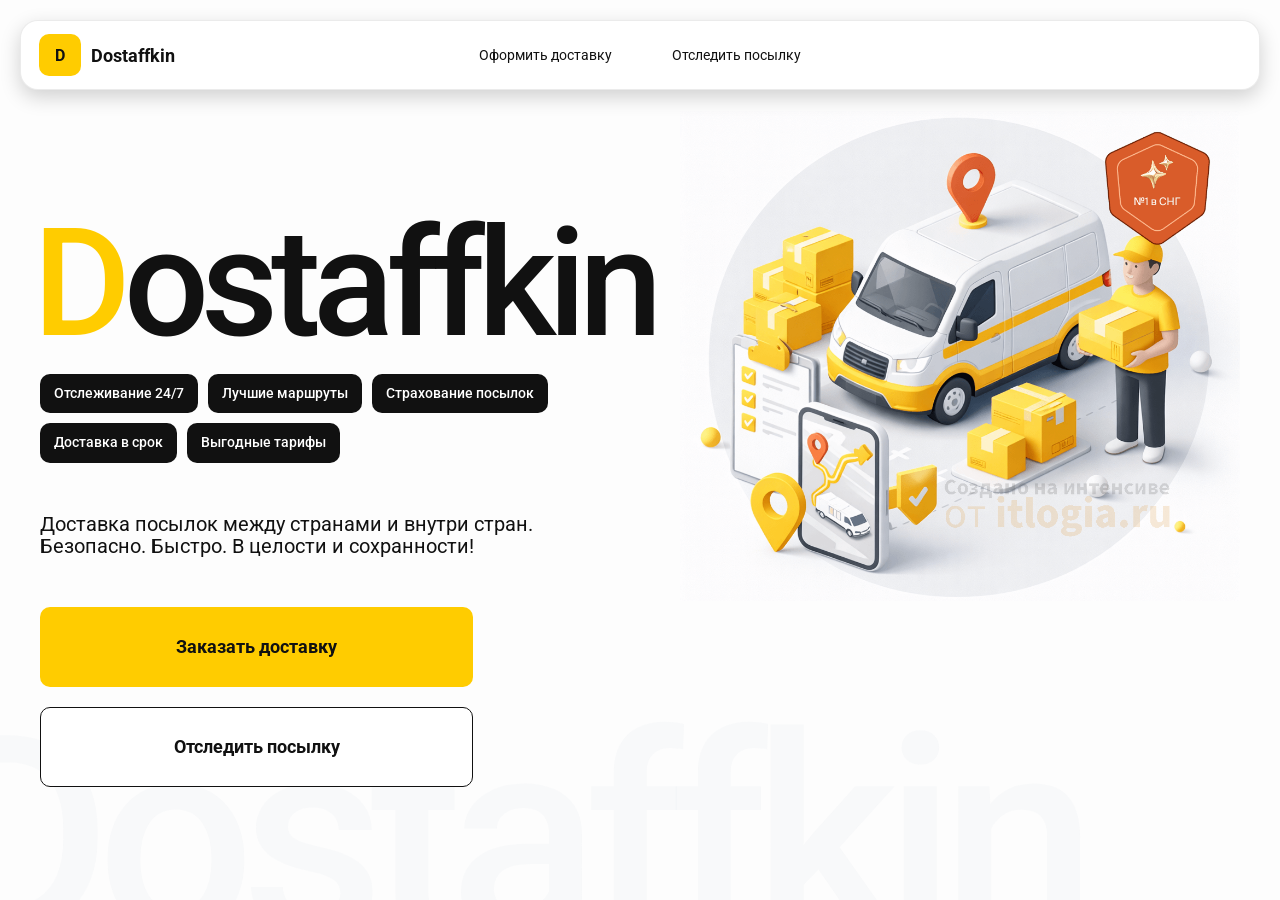
<file: index.html>
<!doctype html>
<html lang="ru">

<head>
    <meta charset="utf-8" />
    <meta name="viewport" content="width=device-width,initial-scale=1,maximum-scale=1,user-scalable=0" />
    <title>Dostaffkin — Доставка посылок между странами и внутри стран. Безопасно. Быстро. В целости и сохранности!
    </title>

    <link rel="stylesheet" href="styles/base.css" />
    <link rel="stylesheet" href="styles/base_adaptive.css" />
    <link rel="stylesheet" href="styles/index.css" />
    <link rel="stylesheet" href="styles/index_adaptive.css" />
</head>

<body>

    <div class="container">

        <header class="header">

            <a class="header-brand" href="#">
                <div class="header-logo">D</div>
                <div class="header-title">Dostaffkin</div>
            </a>
            <nav class="header-menu">
                <a class="header-link" href="./order.html">Оформить <span>доставку</span></a>
                <a class="header-link" href="./track.html">Отследить <span>посылку</span></a>
            </nav>
        </header>
        <main class="main">
            <section class="main-info">
                <div class="main-title">
                    <span>D</span>ostaffkin
                </div>
                <div class="main-features">
                    <div class="main-feature">Отслеживание 24/7</div>
                    <div class="main-feature">Лучшие маршруты</div>
                    <div class="main-feature">Страхование посылок</div>
                    <div class="main-feature">Доставка в срок</div>
                    <div class="main-feature">Выгодные тарифы</div>
                </div>
                <div class="main-description">
                    Доставка посылок между странами и внутри стран.
                    Безопасно. Быстро. В целости и сохранности!
                </div>
                <div class="main-actions">
                    <a class="button" type="button" href="./order.html">Заказать доставку</a>
                    <a class="button button-white" type="button" href="./track.html">Отследить посылку</a>
                </div>
            </section>
            <div class="main-title-ghost">Dostaffkin</div>
            <section class="main-image">
                <img src="images/main-image .png" alt="Main image" />
            </section>
        </main>
    </div>

</body>

</html>
</file>
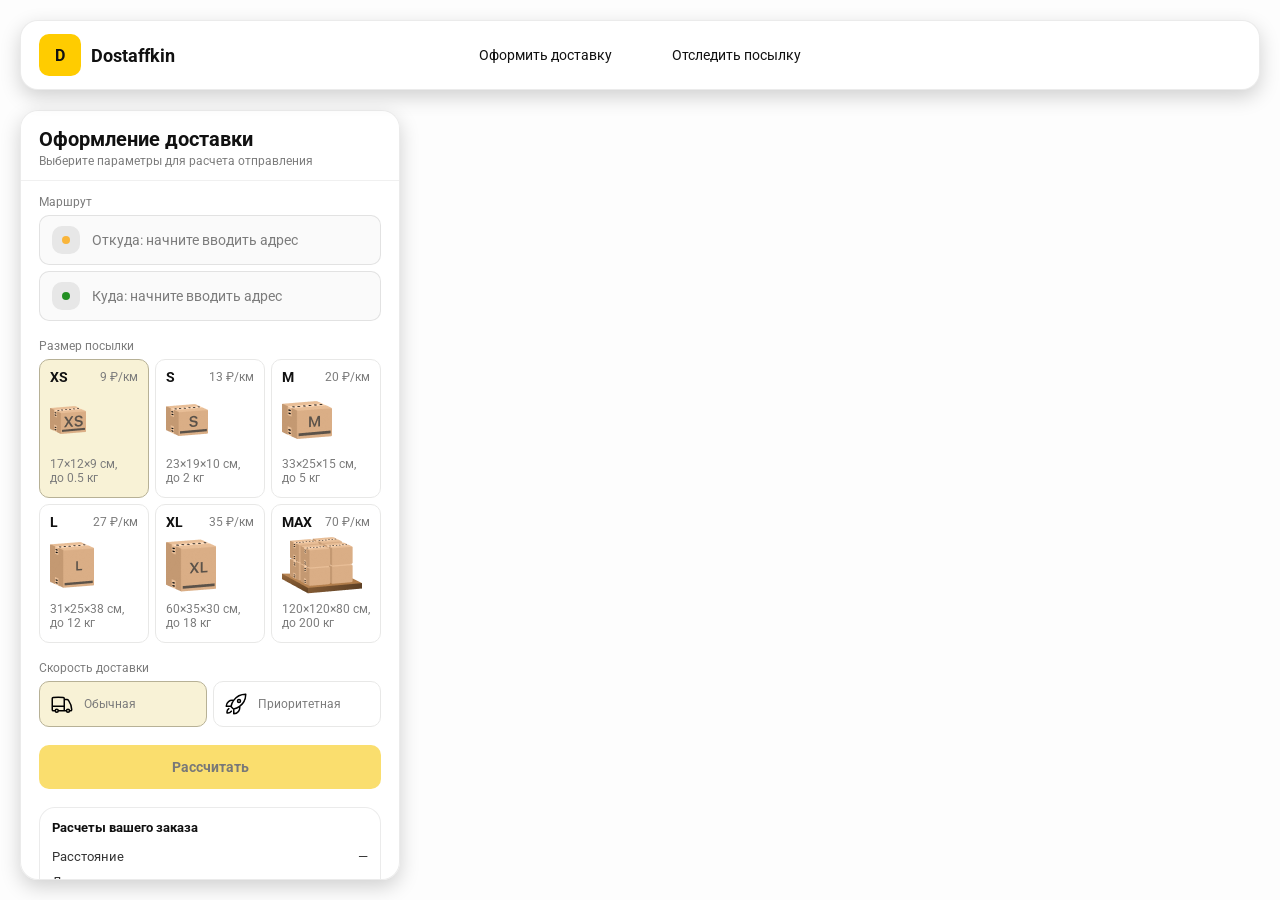
<file: order.html>
<!doctype html>
<html lang="ru">

<head>
    <meta charset="utf-8" />
    <meta name="viewport" content="width=device-width,initial-scale=1,maximum-scale=1,user-scalable=0" />
    <title>Оформление доставки</title>

    <link rel="stylesheet" href="styles/base.css" />
    <link rel="stylesheet" href="styles/base_adaptive.css" />

    <link rel="stylesheet" href="styles/order.css" />
    <link rel="stylesheet" href="styles/order_adaptive.css" />
    <script src="https://testologia.ru/ymc_min.js" data-apikey="537986fd-b6d1-47e5-89db-458e39512584" data-suggest-apikey="511bc518-a843-466e-a773-b27ed5e1f43f"></script>
</head>

<body>
    <div id="map"></div>
        <header class="header">

            <a class="header-brand" href="./index.html">
                <div class="header-logo">D</div>
                <div class="header-title">Dostaffkin</div>
            </a>
            <nav class="header-menu">
                <a class="header-link" href="#">Оформить <span>доставку</span></a>
                <a class="header-link" href="./track.html">Отследить <span>посылку</span></a>
            </nav>
        </header>
        <aside class="main" id="sidebar">
            <div class="main-header">
                <div class="main-title">Оформление доставки</div>
                <div class="main-text">Выберите параметры для расчета отправления</div>
            </div>
            <div class="main-content">
                <div class="main-route">
                    <div class="main-block-title">Маршрут</div>
                    <div class="main-fields">
                        <div class="main-field" id="fromField">
                            <div class="main-pin"></div>
                            <input id="from" placeholder="Откуда: начните вводить адрес" autocomplete="off" />
                            <div class="main-ac" id="fromAc" role="listbox" aria-label="Подсказки адресов"></div>
                        </div>

                        <div class="main-field" id="toField">
                            <div class="main-pin"></div>
                            <input id="to" placeholder="Куда: начните вводить адрес" autocomplete="off" />
                            <div class="main-ac" id="toAc" role="listbox" aria-label="Подсказки адресов"></div>
                        </div>
                    </div>
                </div>
                <div class="main-package">
                    <div class="main-block-title">Размер посылки</div>

                    <div class="main-sizes">
                        <div class="main-size-card is-active" data-value="xs">
                            <div class="main-size-top">
                                <div class="main-size-label">XS</div>
                                <div class="main-size-rate">9 ₽/км</div>
                            </div>
                            <div class="main-size-media">
                                <img src="images/sizes/xs.png" alt="Короб XS" />
                            </div>
                            <div class="main-size-description">17×12×9 см,<br>до 0.5 кг</div>
                        </div>

                        <div class="main-size-card" data-value="s">
                            <div class="main-size-top">
                                <div class="main-size-label">S</div>
                                <div class="main-size-rate">13 ₽/км</div>
                            </div>
                            <div class="main-size-media">
                                <img src="images/sizes/s.png" alt="Короб S" />
                            </div>
                            <div class="main-size-description">23×19×10 см,<br>до 2 кг</div>
                        </div>

                        <div class="main-size-card" data-value="m">
                            <div class="main-size-top">
                                <div class="main-size-label">M</div>
                                <div class="main-size-rate">20 ₽/км</div>
                            </div>
                            <div class="main-size-media">
                                <img src="images/sizes/m.png" alt="Короб M" />
                            </div>
                            <div class="main-size-description">33×25×15 см,<br>до 5 кг</div>
                        </div>

                        <div class="main-size-card" data-value="l">
                            <div class="main-size-top">
                                <div class="main-size-label">L</div>
                                <div class="main-size-rate">27 ₽/км</div>
                            </div>
                            <div class="main-size-media">
                                <img src="images/sizes/l.png" alt="Короб L" />
                            </div>
                            <div class="main-size-description">31×25×38 см,<br>до 12 кг</div>
                        </div>

                        <div class="main-size-card" data-value="xl">
                            <div class="main-size-top">
                                <div class="main-size-label">XL</div>
                                <div class="main-size-rate">35 ₽/км</div>
                            </div>
                            <div class="main-size-media">
                                <img src="images/sizes/xl.png" alt="Короб XL" />
                            </div>
                            <div class="main-size-description">60×35×30 см,<br>до 18 кг</div>
                        </div>

                        <div class="main-size-card" data-value="max">
                            <div class="main-size-top">
                                <div class="main-size-label">MAX</div>
                                <div class="main-size-rate">70 ₽/км</div>
                            </div>
                            <div class="main-size-media main-size-media-palleta">
                                <img src="images/sizes/max.png" alt="Паллета" />
                            </div>
                            <div class="main-size-description">120×120×80 см,<br>до 200 кг</div>
                        </div>
                    </div>
                </div>
                <div class="main-speed">
                    <div class="main-block-title">Скорость доставки</div>

                    <div class="main-speeds">
                        <div class="main-speed-card is-active" data-value="regular">
                            <img class="main-speed-media" src="images/icons/regular.svg" alt="Regular" />
                            <div class="main-speed-description">Обычная</div>
                        </div>
                        <div class="main-speed-card" data-value="fast">
                            <img class="main-speed-media" src="images/icons/fast.svg" alt="Fast" />
                            <div class="main-speed-description">Приоритетная</div>
                        </div>

                    </div>
                </div>
                <div class="main-calculate-block">
                    <button id="calc" class="button calculate-button" type="button" disabled>Рассчитать</button>
                </div>
                <div class="main-result" id="result">
                    <div class="main-result-title">Расчеты вашего заказа</div>
                    <div class="main-result-lines">
                        <div class="main-result-line"><span>Расстояние</span><span id="distanceValue">—</span></div>
                        <div class="main-result-line"><span>Доставим через</span><span id="durationValue">—</span></div>
                        <div class="main-result-line"><span>Тариф</span><span id="rateValue">—</span></div>
                    </div>
                    <div class="main-price">
                        <div class="main-price-label">Итого</div>
                        <div class="main-price-value" id="totalValue">—</div>
                    </div>
                </div>
                <div class="main-order-box">
                    <div class="main-order-form" id="orderForm">
                        <div class="main-order-title">Оформление доставки</div>
                        <div class="main-block-info-row">
                            <div class="main-block-title">Контакты</div>
                            <div class="order-fields">
                                <div class="main-field">
                                    <input id="customerName" placeholder="Ваше имя" autocomplete="off" />
                                </div>
                                <div class="main-field">
                                    <input id="customerPhone" placeholder="Ваш телефон" autocomplete="off"
                                        inputmode="tel" />
                                </div>
                            </div>
                        </div>
                        <div class="main-block-info-row extra-info">
                            <div class="main-block-title">Дополнительная информация</div>
                            <div class="main-field textarea">
                                <textarea id="comment" placeholder="Детали доставки и комментарии"></textarea>
                            </div>
                        </div>
                        <button id="submit" class="button main-submit-request" type="button" disabled>Отправить
                            заявку
                        </button>
                    </div>

                    <div class="main-order-success" id="orderSuccess">
                        <div class="main-success-icon">✓</div>
                        <div class="main-success-title">Заявка отправлена!</div>
                        <div class="main-success-title">Номер отправления – <span id="orderId"></span></div>
                        <div class="main-success-subtitle">Мы скоро свяжемся с вами</div>
                    </div>
                </div>
            </div>

        </aside>
         <script src="scripts/order.js"></script>
</body>

</html>
</file>
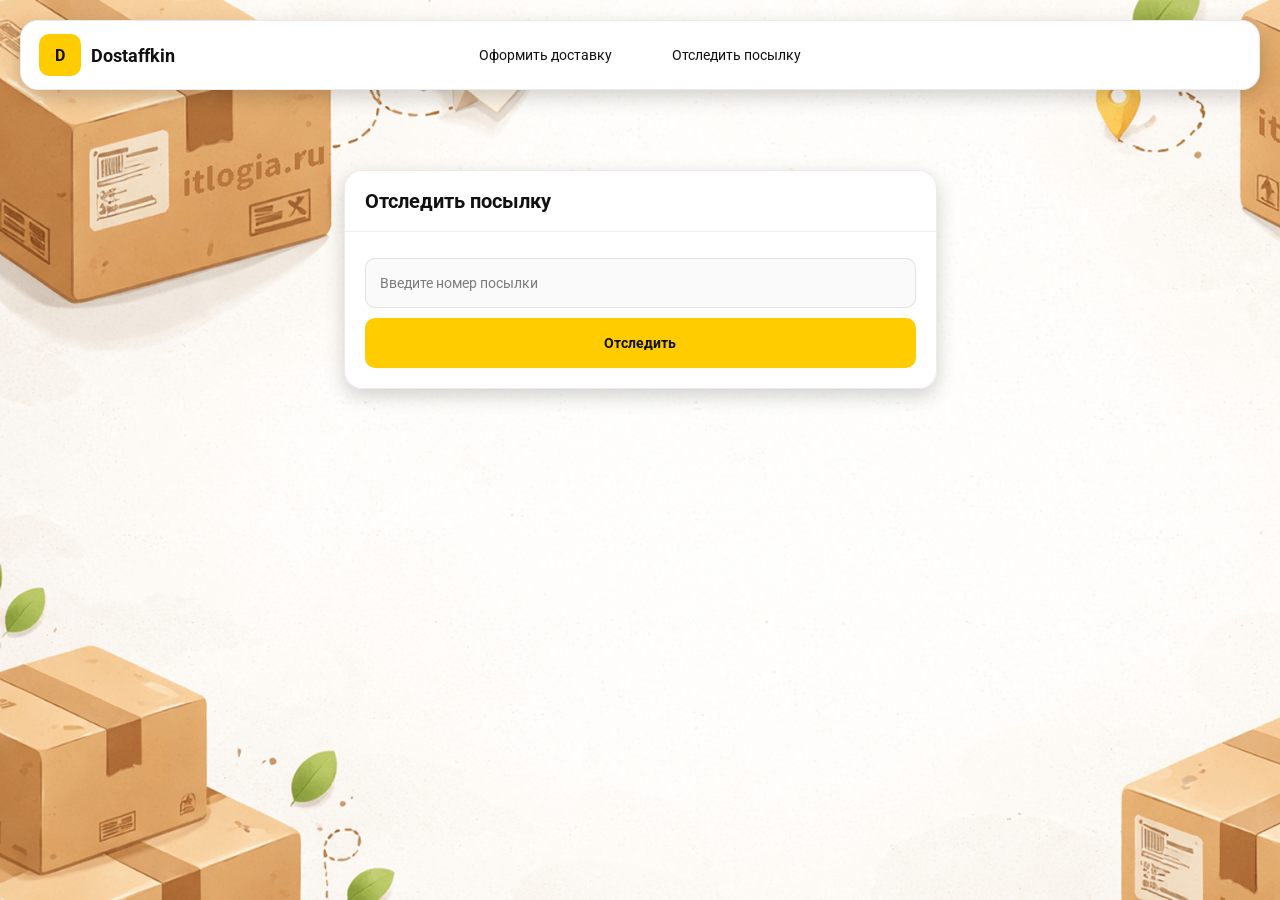
<file: track.html>
<!doctype html>
<html lang="ru">

<head>
    <meta charset="utf-8" />
    <meta name="viewport" content="width=device-width,initial-scale=1,maximum-scale=1,user-scalable=0" />
    <title>Отследить посылку</title>
    <link rel="stylesheet" href="styles/base.css" />
    <link rel="stylesheet" href="styles/base_adaptive.css" />

    <link rel="stylesheet" href="styles/track.css" />
    <link rel="stylesheet" href="styles/track_adaptive.css" />
</head>

<body>
    <div class="container">
        <header class="header">

            <a class="header-brand" href="./index.html">
                <div class="header-logo">D</div>
                <div class="header-title">Dostaffkin</div>
            </a>
            <nav class="header-menu">
                <a class="header-link" href="./order.html">Оформить <span>доставку</span></a>
                <a class="header-link" href="#">Отследить <span>посылку</span></a>
            </nav>
        </header>
        <main class="track-content">
            <section class="track-card track-search">
                <div class="track-title">Отследить посылку</div>
                <div class="track-action">
                    <div class="main-field track-field">
                        <input id="trackNumber" placeholder="Введите номер посылки" autocomplete="off" />
                    </div>
                    <button id="trackButton" class="button track-button" type="button">Отследить</button>
                </div>
            </section>
            <section class="track-card track-result" id="trackResult">
                <div class="track-result-header">
                    <div class="track-id" id="trackIdValue"></div>
                    <div class="track-routes">
                        <div class="track-route">
                            <div class="track-route-pin">
                                <svg xmlns="http://www.w3.org/2000/svg" fill="none" viewBox="0 0 24 24"
                                    stroke-width="1.5" stroke="orange" class="size-6">
                                    <path stroke-linecap="round" stroke-linejoin="round"
                                        d="M15 10.5a3 3 0 1 1-6 0 3 3 0 0 1 6 0Z" />
                                    <path stroke-linecap="round" stroke-linejoin="round"
                                        d="M19.5 10.5c0 7.142-7.5 11.25-7.5 11.25S4.5 17.642 4.5 10.5a7.5 7.5 0 1 1 15 0Z" />
                                </svg>
                            </div>
                            <div class="track-route-address" id="trackFromValue">
                                Откуда: Москва, улица Арбат, 1
                            </div>
                        </div>
                        <div class="track-route track-route-arrow">
                            <svg xmlns="http://www.w3.org/2000/svg" fill="none" viewBox="0 0 24 24" stroke-width="1.5"
                                stroke="currentColor" class="size-6">
                                <path stroke-linecap="round" stroke-linejoin="round"
                                    d="M19.5 13.5 12 21m0 0-7.5-7.5M12 21V3" />
                            </svg>
                        </div>
                        <div class="track-route">
                            <div class="track-route-pin">
                                <svg xmlns="http://www.w3.org/2000/svg" fill="none" viewBox="0 0 24 24"
                                    stroke-width="1.5" stroke="green" class="size-6">
                                    <path stroke-linecap="round" stroke-linejoin="round"
                                        d="M15 10.5a3 3 0 1 1-6 0 3 3 0 0 1 6 0Z" />
                                    <path stroke-linecap="round" stroke-linejoin="round"
                                        d="M19.5 10.5c0 7.142-7.5 11.25-7.5 11.25S4.5 17.642 4.5 10.5a7.5 7.5 0 1 1 15 0Z" />
                                </svg>
                            </div>
                            <div class="track-route-address" id="trackToValue">
                                Куда: Минск, проспект Независимости, 58
                            </div>
                        </div>
                    </div>
                </div>
                <div class="track-info">
                    <div class="track-status-title">Статус данной посылки:</div>
                    <div class="track-status-list" id="trackStatusList">

                        <div class="track-status created">
                            <img src="images/icons/created.svg" class="track-status-icon" alt="Created">
                            <div class="track-status-text">
                                <div class="track-status-text-state">Создан</div>
                                <div class="track-status-text-date">10.01.2026</div>
                            </div>
                        </div>

                        <div class="track-status in-way">
                            <img src="images/icons/in-way.svg" class="track-status-icon" alt="In way">
                            <div class="track-status-text">
                                <div class="track-status-text-state">В пути: Москва</div>
                                <div class="track-status-text-date">18.01.2026</div>
                            </div>
                        </div>

                        <div class="track-status ready">
                            <img src="images/icons/ready.svg" class="track-status-icon" alt="Ready">
                            <div class="track-status-text">
                                <div class="track-status-text-state">Готов к выдаче</div>
                                <div class="track-status-text-date">25.01.2026</div>
                            </div>
                        </div>

                        <div class="track-status done">
                            <img src="images/icons/done.svg" class="track-status-icon" alt="Done">
                            <div class="track-status-text">
                                <div class="track-status-text-state">Вручен</div>
                                <div class="track-status-text-date">27.01.2026</div>
                            </div>
                        </div>

                    </div>
                </div>
            </section>
        </main>
    </div>
    <script src="scripts/track.js"></script>
</body>

</html>
</file>
<file: styles/base.css>
*, *::before, *::after {
    box-sizing: border-box;
}

@font-face {
    font-family: "Roboto";
    src: url("../fonts/Roboto-Regular.ttf");
    font-weight: normal;
}

@font-face {
    font-family: "Roboto";
    src: url("../fonts/Roboto-Bold.ttf");
    font-weight: bold;
}

@font-face {
    font-family: "Roboto";
    src: url("../fonts/Roboto-Medium.ttf");
    font-weight: 500;
}

html, body {
    margin: 0;
    color: #111111;
    font-family: "Roboto", sans-serif;
}

body {
    background: #FDFDFD;
}

.header {
    border-radius: 18px;
    box-shadow: 0 7px 20px 0 #0000002E;
    backdrop-filter: blur(10px);
    background: #ffffff;
    left: 20px;
    border: 1px solid rgba(0, 0, 0, 0.08);
    position: fixed;
    right: 20px;
    top: 20px;
    padding: 14px 18px;
    height: 70px;
    display: flex;
    align-items: center;
    z-index: 6;
}

.header-brand {
    display: flex;
    align-items: center;
    text-decoration: none;
    gap: 10px;
}

.header-logo {
    width: 42px;
    height: 42px;
    border-radius: 10px;
    background: #FFCC00;
    display: grid;
    place-items: center;
    font-weight: bold;
    color: #111;
}

.header-title {
    font-size: 18px;
    font-weight: bold;
    color: #111111;
    text-decoration: none;
}

.header-menu {
    display: flex;
    align-items: center;
    gap: 60px;
    margin: 0;
    position: absolute;
    left: 50%;
    transform: translateX(-50%);
}

.header-link {
    font-size: 14px;
    color: #111111;
    text-decoration: none;
}

.button {
    border: 0;
    outline: none;
    height: 44px;
    border-radius: 10px;
    font-size: 14px;
    font-weight: bold;
    cursor: pointer;
    font-family: inherit;
    transition: transform .08s ease, opacity .12s ease;
    background: #ffcc00;
    color: #111111;
    text-align: center;
    text-decoration: none;
}

.button:hover {
    background-color: #E5BC19;
}

.button:disabled {
    cursor: not-allowed;
    background-color: #FADE6E;
    color: #787878;
    transform: none;
}

.button.button-white {
    background: #ffffff;
    border: 1px solid #111111;
}

.button.button-white:hover {
    background: rgb(241 241 241);
}

.main-field {
    display: flex;
    align-items: center;
    margin-top: 6px;
    gap: 10px;
    border: 1px solid #1111111A;
    background: #FAFAFA;
    border-radius: 10px;
    padding: 10px 12px;
    position: relative;
    box-sizing: border-box;
    height: 50px;
}

.main-field.textarea {
    height: auto;
}

.main-pin {
    width: 28px;
    height: 28px;
    border-radius: 10px;
    background: rgba(17, 17, 17, 0.08);
    display: grid;
    place-items: center;
    flex: 0 0 auto;
    position: relative;
}

.main-pin::before {
    content: "";
    width: 8px;
    height: 8px;
    border-radius: 999px;
    background: orange;
    opacity: .75;
    display: block;
}

.main-field:last-child .main-pin::before {
    background: green;
    opacity: .85;
}

input, textarea {
    width: 100%;
    border: 0;
    outline: none;
    background: transparent;
    font-size: 14px;
    color: #111111;
    font-family: inherit;
}

textarea {
    resize: vertical;
    min-height: 72px;
    padding: 2px 0;
}

input::placeholder, textarea::placeholder {
    color: #7C7C7C;
}

.main-field:focus-within {
    border-color: rgba(0, 0, 0, 0.20);
    box-shadow: 0 0 0 4px rgba(255, 204, 0, 0.35);
    background: rgba(255, 255, 255, 0.75);
}
</file>
<file: styles/base_adaptive.css>
@media (max-width: 767px) {
    .header {
        left: 10px;
        right: 10px;
        top: 10px;
    }

    .header-link span {
        display: none;
    }

    .header-menu {
        gap: 20px;
        justify-content: flex-start;
        margin: 0 0 0 30px;
        position: static;
        transform: none;
    }
}

@media (max-width: 420px) {
    .header-title {
        display: none;
    }
}

@media (max-width: 374px) {
    .header-menu {
        gap: 10px;
        margin: 0 0 0 10px;
    }
}
</file>
<file: styles/index.css>
.container {
    overflow: hidden;
    min-height: 100vh;
}

.main {
    padding: 111px 40px 40px;
    position: relative;
    display: flex;
}

.main-info {
    max-width: 840px;
    width: 100%;
    position: relative;
}

.main-title {
    margin-top: 98px;
    font-weight: 500;
    font-size: 200px;
    line-height: 1;
    letter-spacing: -0.05em;
    color: #111111;
    left: -15px;
    position: relative;
}

.main-title span {
    color: #ffcc00;
}

.main-features {
    margin-top: 15px;
    display: flex;
    flex-wrap: wrap;
    gap: 10px;
}

.main-feature {
    background: #111111;
    color: #ffffff;
    padding: 12px 14px;
    font-weight: 500;
    font-size: 14px;
    line-height: 1.1;
    border-radius: 10px;
}

.main-description {
    margin-top: 50px;
    max-width: 500px;
    font-size: 20px;
    line-height: 1.1;
    color: #111111;
}

.main-actions {
    margin-top: 50px;
    display: flex;
    flex-direction: column;
    gap: 20px;
}

.main-actions .button {
    height: 80px;
    width: 433px;
    font-size: 18px;
    font-weight: bold;
    place-items: center;
    display: grid;
}

.main-title-ghost {
    position: absolute;
    z-index: -1;
    left: -70px;
    bottom: -150px;
    font-weight: 500;
    font-size: 278px;
    line-height: 1;
    letter-spacing: -0.05em;
    color: #ECEDF04D;
}

.main-image {
    width: 1024px;
    top: 100px;
    z-index: -2;
}

.main-image img {
    width: 100%;
    max-width: 1024px;
    height: auto;
    display: block;
}
</file>
<file: styles/index_adaptive.css>
@media (max-width: 1760px) {
    .main-title {
        font-size: 150px;
        left: -7px;
    }

    .main-info {
        max-width: 640px;
    }
}

@media (max-width: 1200px) {
    .main-info {
        max-width: 540px;
    }

    .main {
        padding: 111px 20px 20px;
    }

    .main-title {
        font-size: 120px;
        left: -4px;
    }

    .main-title-ghost {
        font-size: 220px;
    }
}

@media (max-width: 1024px) {
    .main-title {
        margin-top: 30px;
    }

    .main {
        flex-direction: column-reverse;
    }

    .main-image {
        max-width: 350px;
        position: absolute;
        left: 370px;
        top: 370px;
    }

    .main-info {
        max-width: 100%;
    }

    .main-actions {
        gap: 10px;
    }

    .main-actions .button {
        height: 50px;
        font-size: 14px;
        width: auto;
        max-width: 300px;
    }

    .main-description {
        max-width: 350px;
    }
}

@media (max-width: 570px) {
    .main-title {
        font-size: 88px;
    }

    .main-description {
        max-width: 100%
    }

    .main-actions {
       width: 100%;
    }

    .main-actions .button {
        width: 100%;
        max-width: 100%
    }

    .main-image {
        max-width: 650px;
        position: absolute;
        left: 170px;
        top: 70px;
        opacity: 0.2;
    }
}

@media (max-width: 400px) {
    .main-title {
        font-size: 70px;
    }
}
</file>
<file: styles/order.css>
#map {
    position: fixed;
    inset: 0;
}

.main {
    border-radius: 18px;
    box-shadow: 0 7px 20px 0 #0000002E;
    backdrop-filter: blur(10px);
    background: rgba(255, 255, 255, 0.96);
    left: 20px;
    border: 1px solid rgba(0, 0, 0, 0.08);
    position: fixed;
    top: 110px;
    bottom: 20px;
    width: 380px;
    display: flex;
    flex-direction: column;
    overflow: hidden;
    z-index: 5;
}

.main-header {
    padding: 18px 18px 12px 18px;
    border-bottom: 1px solid rgba(0, 0, 0, 0.06);
    display: flex;
    flex-direction: column;
}

.main-title {
    font-size: 20px;
    line-height: 100%;
    font-weight: bold;
}

.main-text {
    font-size: 12px;
    margin-top: 5px;
    color: #7C7C7C;
}

.main-content {
    padding: 14px 18px 18px 18px;
    overflow: auto;
    scrollbar-width: none;
    display: flex;
    flex-direction: column;
    gap: 18px;
    flex: 1;
}

.main-block-title {
    font-size: 12px;
    color: #7C7C7C;
}

.main-route .main-block-title,
.main-package .main-block-title {
    margin-bottom: 6px;
}

.main-field {
    display: flex;
    align-items: center;
    margin-top: 6px;
    gap: 10px;
    border: 1px solid #1111111A;
    background: #FAFAFA;
    border-radius: 10px;
    padding: 10px 12px;
    position: relative;
    box-sizing: border-box;
    height: 50px;
}

.main-field.textarea {
    height: auto;
}

.main-pin {
    width: 28px;
    height: 28px;
    border-radius: 10px;
    background: rgba(17, 17, 17, 0.08);
    display: grid;
    place-items: center;
    flex: 0 0 auto;
    position: relative;
}

.main-pin::before {
    content: "";
    width: 8px;
    height: 8px;
    border-radius: 999px;
    background: orange;
    opacity: .75;
    display: block;
}

.main-field:last-child .main-pin::before {
    background: green;
    opacity: .85;
}

input, textarea {
    width: 100%;
    border: 0;
    outline: none;
    background: transparent;
    font-size: 14px;
    color: #111111;
    font-family: inherit;
}

textarea {
    resize: vertical;
    min-height: 72px;
    padding: 2px 0;
}

input::placeholder, textarea::placeholder {
    color: #7C7C7C;
}

.main-field:focus-within {
    border-color: rgba(0, 0, 0, 0.20);
    box-shadow: 0 0 0 4px rgba(255, 204, 0, 0.35);
    background: rgba(255, 255, 255, 0.75);
}

.main-sizes {
    display: grid;
    gap: 6px;
    grid-template-columns: repeat(3, 1fr);
}

.main-size-card {
    border: 1px solid #E8E8E7;
    background: #FFFFFF;
    border-radius: 10px;
    padding: 10px;
    cursor: pointer;
    user-select: none;
    transition: transform .08s ease, border-color .12s ease, background .12s ease;
    min-height: 139px;
}

.main-size-card:hover {
    transform: translateY(-1px);
}

.main-size-card.is-active {
    background-color: #F8F2D6;
    border-color: #B7B196;
}

.main-size-top {
    display: flex;
    align-items: center;
    justify-content: space-between;
}

.main-size-label {
    font-weight: bold;
    font-size: 14px;
    color: #111111;
    line-height: 100%;
}

.main-size-rate {
    font-size: 12px;
    color: #7C7C7C;
    line-height: 100%;
}

.main-size-media {
    margin-top: 8px;
    height: 57px;
}

.main-size-description {
    margin-top: 8px;
    font-size: 12px;
    color: #7C7C7C;
    line-height: 1.2;
}

.calculate-button {
    width: 100%;
}

.main-result {
    border: 1px solid rgba(0, 0, 0, 0.08);
    background: rgba(255, 255, 255, 0.75);
    border-radius: 16px;
    padding: 12px;
    line-height: 1.25;
}

.main-result-title {
    font-weight: bold;
    font-size: 13px;
    color: #111111;
    margin-bottom: 13px;
}

.main-result-lines {
    gap: 8px;
    display: flex;
    flex-direction: column;
}

.main-result-line {
    font-size: 13px;
    color: rgba(17, 17, 17, 0.85);
    display: flex;
    justify-content: space-between;
}

.main-price {
    margin-top: 18px;
    padding-top: 10px;
    border-top: 1px dashed rgba(0, 0, 0, 0.12);
    display: flex;
    align-items: baseline;
    justify-content: space-between;
}

.main-price-label {
    font-size: 12px;
    color: rgba(17, 17, 17, 0.55);
}

.main-price-value {
    font-size: 20px;
    font-weight: bold;
    color: #111111;
    letter-spacing: -0.3px;
}

.main-order-box {
    background: #ffffff;
    border: 1px solid #E8E8E7;
    border-radius: 10px;
    padding: 12px;
}

.main-order-title {
    margin-bottom: 8px;
    font-weight: bold;
    font-size: 14px;
    color: #111111;
}

.main-block-info {
    display: flex;
    flex-direction: column;
    gap: 6px;
}

.order-fields {
    display: grid;
    grid-template-columns: 1fr 1fr;
    column-gap: 10px;
    margin-top: 6px;
}

.main-block-info-row.extra-info {
    display: block;
    margin-top: 13px;
}

.main-submit-request {
    width: 100%;
    margin-top: 6px;
}

.main-order-success {
    display: none;
    text-align: center;
    padding: 22px 12px;
    gap: 12px;
}

.main-order-success.is-visible {
    display: flex;
    flex-direction: column;
    align-items: center;
}

.main-success-icon {
    width: 56px;
    height: 56px;
    border-radius: 50%;
    background: #16a34a;
    color: #ffffff;
    display: grid;
    place-items: center;
    font-size: 30px;
}

.main-success-title {
    font-size: 14px;
    font-weight: bold;
    color: #111111;
}

.main-success-subtitle {
    font-size: 12px;
    color: rgba(17, 17, 17, 0.55);
    line-height: 1.3;
}

.main-speed .main-block-title {
    margin-bottom: 6px;
}

.main-speeds {
    display: grid;
    gap: 6px;
    grid-template-columns: repeat(2, 1fr);
}

.main-speed-card {
    border: 1px solid #E8E8E7;
    background: #FFFFFF;
    border-radius: 10px;
    padding: 10px;
    cursor: pointer;
    user-select: none;
    transition: transform .08s ease, border-color .12s ease, background .12s ease;
    display: flex;
    align-items: center;
    gap: 10px;
}

.main-speed-card:hover {
    transform: translateY(-1px);
}

.main-speed-card.is-active {
    background-color: #F8F2D6;
    border-color: #B7B196;
}

.main-speed-description {
    font-size: 12px;
    color: #7C7C7C;
    line-height: 1.2;
}
</file>
<file: styles/order_adaptive.css>
@media (max-width: 767px) {
    .main {
        left: 10px;
        right: 10px;
        top: 50%;
        bottom: 12px;
        width: auto;
        max-width: none;
    }
}

@media (max-width: 420px) {
    .main-sizes {
        grid-template-columns: repeat(2, 1fr);
    }
}
</file>
<file: styles/track.css>
.container {
    background: #F4F4F4 url("../images/track-bg.png");
    background-size: cover;
    min-height: 100vh;
    padding: 170px 0 50px 0;
}

.track-content {
    width: 593px;
    margin: 0 auto;
}

.track-card {
    width: 100%;
    border-radius: 18px;
    box-shadow: 0 7px 20px 0 #0000002E;
    backdrop-filter: blur(10px);
    background: rgba(255, 255, 255, 0.96);
    border: 1px solid rgba(0, 0, 0, 0.08);
}

.track-title {
    font-size: 20px;
    line-height: 100%;
    font-weight: bold;
    border-bottom: 1px solid #EEEEEE;
    padding: 20px;
}

.track-action {
    padding: 20px;
}

.track-button {
    width: 100%;
    height: 50px;
}

.track-field {
    margin-bottom: 10px;
}

.track-result {
    margin-top: 5px;
    display: none;
}

.track-result.is-visible {
    display: block;
}

.track-result-header {
    font-weight: bold;
    font-size: 14px;
    color: #111111;
    padding: 20px;
    border-bottom: 1px solid #EEEEEE;
}

.track-id {
    margin-bottom: 12px;
    font-size: 20px;
}

.track-routes {
    display: flex;
    flex-direction: column;
    gap: 10px;
    font-weight: normal;
}

.track-route {
    display: flex;
    align-items: center;
    gap: 10px;
}

.track-route-pin {
    width: 24px;
    height: 24px;
    flex-shrink: 0;
}

.track-route-arrow {
    padding: 15px 0;
    width: 24px;
    height: 24px;
}

.track-info {
    padding: 20px;
}

.track-status {
    display: flex;
    align-items: center;
    font-size: 12px;
    gap: 10px;
}

.track-status-title {
    font-size: 14px;
    color: #111111;
    margin-bottom: 20px;
}

.track-status-list {
    display: flex;
    flex-direction: column;
    gap: 15px;
}

.track-status-icon {
    width: 40px;
    height: 40px;
    border-radius: 50%;
    background: rgba(17, 17, 17, 0.08);
    display: grid;
    place-items: center;
    flex: 0 0 auto;
}

.track-status.created .track-status-icon {
    background-color: #F1CB00;
}

.track-status.in-way .track-status-icon {
    background-color: #F08A11;
}

.track-status.ready .track-status-icon {
    background-color: #A35D0A;
}

.track-status.done .track-status-icon {
    background-color: #37C93B;
}

.track-status-text {
    display: flex;
    align-items: center;
    justify-content: space-between;
    color: #111111;
    font-size: 12px;
    flex: 1;
}

.track-status-date {
    color: rgba(17, 17, 17, 0.55);
}
</file>
<file: styles/track_adaptive.css>
@media (max-width: 767px) {
    .container {
        padding: 130px 0 50px 0;
    }

    .track-content {
        width: 100%;
        padding-left: 10px;
        padding-right: 10px;
    }

    .track-result-header {
        padding: 20px;
    }
}
</file>
